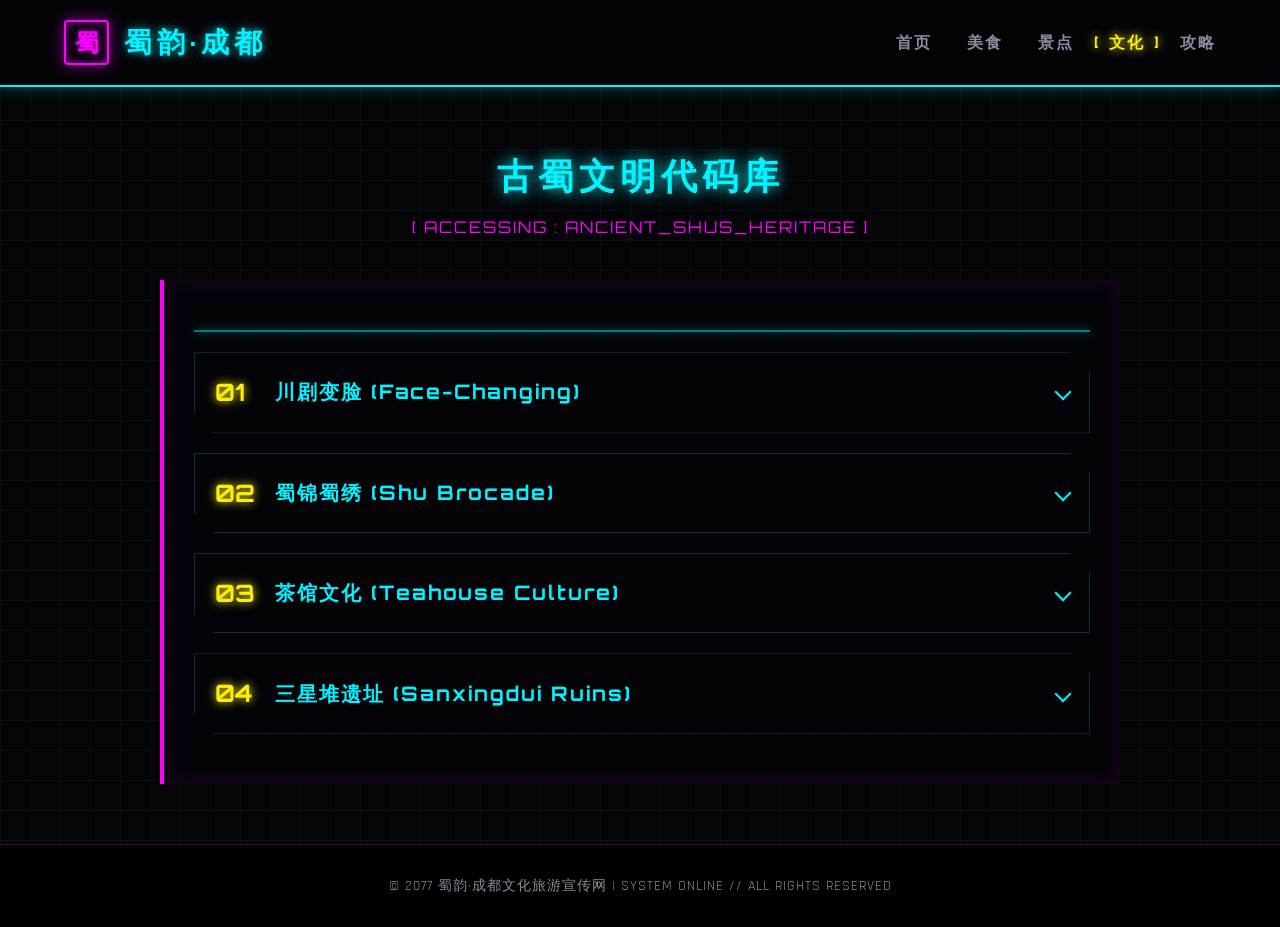
<file: culture.html>
<!DOCTYPE html>
<html lang="zh-CN">
<head>
    <meta charset="UTF-8">
    <meta name="viewport" content="width=device-width, initial-scale=1.0">
    <title>蜀韵·成都 | 文化数据库</title>
    <link rel="stylesheet" href="style.css">
</head>
<body>

    <!-- 页头区域 -->
    <header>
        <div class="logo-area">
            <div class="logo-icon">蜀</div>
            <h1>蜀韵·成都</h1>
        </div>
        <nav>
            <ul>
                <li><a href="index.html">首页</a></li>
                <li><a href="food.html">美食</a></li>
                <li><a href="sights.html">景点</a></li>
                <!-- 文化页面高亮 -->
                <li><a href="culture.html" class="active">文化</a></li>
                <li><a href="travel.html">攻略</a></li>
            </ul>
        </nav>
    </header>

    <!-- 页面主体：文化数据库 -->
    <main class="page-container">
        <h2 class="page-title">古蜀文明代码库</h2>
        <p class="page-subtitle">[ ACCESSING : ANCIENT_SHUS_HERITAGE ]</p>

        <div class="terminal-box">
            <div class="scan-line"></div>
            
            <!-- 文化项 1：川剧变脸 -->
            <details class="cyber-details">
                <summary>
                    <div class="details-index">01</div>
                    <h4 class="details-title">川剧变脸 (Face-Changing)</h4>
                    <div class="details-icon"></div>
                </summary>
                <div class="details-content">
                    <div class="details-image">
                        <img src="img/wh1.webp" alt="川剧变脸">
                    </div>
                    <div class="details-text">
                        <p>川剧是传统戏曲剧种之一，流行于四川东中部、重庆及贵州、云南部分地区。川剧变脸是川剧表演的特技之一，用于揭示剧中人物的内心及思想感情的变化，即把不可见、不可感的抽象的情绪和心理状态变成可见、可感的具体形象——脸谱。在瞬息之间切换面容，犹如赛博格进行物理形态的极速重载，是视觉与神秘主义的完美结合。</p>
                    </div>
                </div>
            </details>

            <!-- 文化项 2：蜀锦蜀绣 -->
            <details class="cyber-details">
                <summary>
                    <div class="details-index">02</div>
                    <h4 class="details-title">蜀锦蜀绣 (Shu Brocade)</h4>
                    <div class="details-icon"></div>
                </summary>
                <div class="details-content">
                    <div class="details-image">
                        <img src="img/wh2.webp" alt="蜀锦蜀绣">
                    </div>
                    <div class="details-text">
                        <p>蜀锦居中国四大名锦之首，是成都市的特产，中国国家地理标志产品。蜀绣又名“川绣”，与苏绣、湘绣、粤绣齐名，为中国四大名绣之一。经纬交错的丝线如同精密的光纤网络，传输着两千年来古蜀大地的美学数据，其针法严谨、针脚平齐、变化丰富、形象生动、富有立体感。</p>
                    </div>
                </div>
            </details>

            <!-- 文化项 3：茶馆文化 -->
            <details class="cyber-details">
                <summary>
                    <div class="details-index">03</div>
                    <h4 class="details-title">茶馆文化 (Teahouse Culture)</h4>
                    <div class="details-icon"></div>
                </summary>
                <div class="details-content">
                    <div class="details-image">
                        <img src="img/wh3.webp" alt="成都茶馆">
                    </div>
                    <div class="details-text">
                        <p>俗话说：“四川茶馆甲天下，成都茶馆甲四川。”成都的茶馆遍布大街小巷，是市民休闲、社交、信息交流的重要场所。盖碗茶的碰撞声是成都特有的低频白噪音。在这里，时间被按下暂停键，竹椅、矮桌、盖碗茶，泡出了成都人独有的“巴适”与闲适，是抵抗快节奏现代社会的慢生活防火墙。</p>
                    </div>
                </div>
            </details>

            <!-- 文化项 4：三星堆遗址 -->
            <details class="cyber-details">
                <summary>
                    <div class="details-index">04</div>
                    <h4 class="details-title">三星堆遗址 (Sanxingdui Ruins)</h4>
                    <div class="details-icon"></div>
                </summary>
                <div class="details-content">
                    <div class="details-image">
                        <img src="img/wh4.webp" alt="三星堆青铜面具">
                    </div>
                    <div class="details-text">
                        <p>三星堆古遗址位于四川省广汉市西北的鸭子河南岸，分布面积12平方千米，距今已有5000至3000年历史，是迄今在西南地区发现的范围最大、延续时间最长、文化内涵最丰富的古城、古国、古蜀文化遗址。青铜神树与纵目面具，仿佛是外星文明遗留在地球的远古科技终端，等待被重新激活。</p>
                    </div>
                </div>
            </details>

        </div>
    </main>

    <!-- 页脚区域 -->
    <footer>
        <p>© 2077 蜀韵·成都文化旅游宣传网 | SYSTEM ONLINE // ALL RIGHTS RESERVED</p>
    </footer>

    <!-- 新增：手风琴互斥逻辑（点击一项关闭其他项） -->
    <script>
        document.addEventListener('DOMContentLoaded', () => {
            // 获取所有的折叠面板
            const detailsElements = document.querySelectorAll('.cyber-details');
            
            detailsElements.forEach((targetDetail) => {
                // 监听每个面板的 toggle 事件
                targetDetail.addEventListener('toggle', () => {
                    // 如果当前面板被打开了
                    if (targetDetail.open) {
                        // 遍历所有面板，把除了当前面板以外的其他面板全部关闭
                        detailsElements.forEach((detail) => {
                            if (detail !== targetDetail) {
                                detail.removeAttribute('open');
                            }
                        });
                    }
                });
            });
        });
    </script>
</body>
</html>
</file>
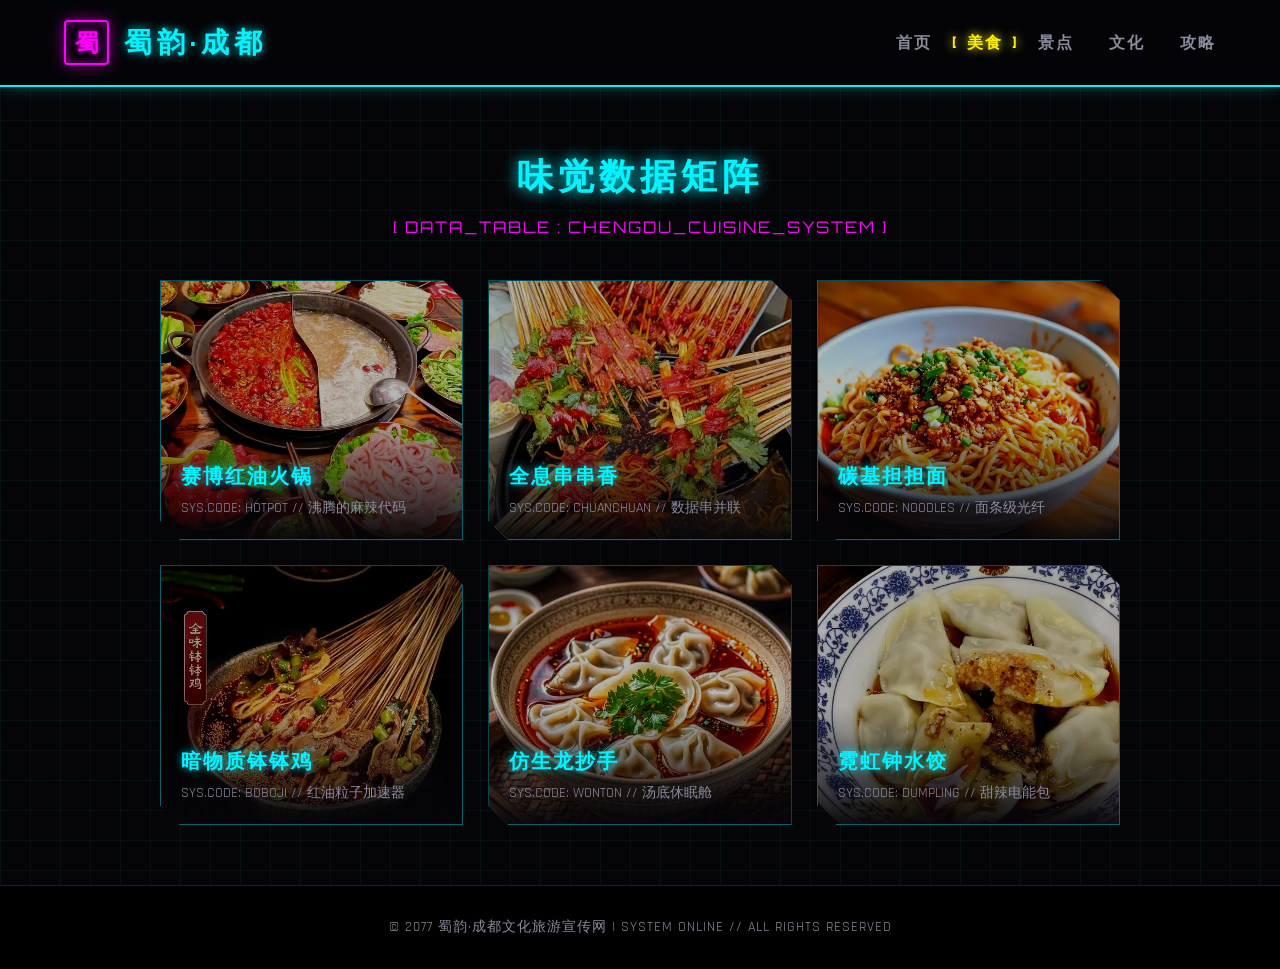
<file: food.html>
<!DOCTYPE html>
<html lang="zh-CN">

<head>
    <meta charset="UTF-8">
    <meta name="viewport" content="width=device-width, initial-scale=1.0">
    <title>蜀韵·成都 | 美食数据库</title>
    <link rel="stylesheet" href="style.css">
</head>

<body>

    <!-- 页头区域 -->
    <header>
        <div class="logo-area">
            <div class="logo-icon">蜀</div>
            <h1>蜀韵·成都</h1>
        </div>
        <nav>
            <ul>
                <li><a href="index.html">首页</a></li>
                <!-- 美食页面高亮 -->
                <li><a href="food.html" class="active">美食</a></li>
                <li><a href="sights.html">景点</a></li>
                <li><a href="culture.html">文化</a></li>
                <li><a href="travel.html">攻略</a></li>
            </ul>
        </nav>
    </header>

    <!-- 页面主体内容 -->
    <main class="page-container">
        <h2 class="page-title">味觉数据矩阵</h2>
        <p class="page-subtitle">[ DATA_TABLE : CHENGDU_CUISINE_SYSTEM ]</p>

        <!-- 美食图片墙 -->
        <div class="food-gallery">

            <!-- 美食卡片 1 -->
            <div class="food-card">
                <img src="img/food1.webp" alt="成都火锅">
                <div class="food-info">
                    <h3>赛博红油火锅</h3>
                    <p>SYS.CODE: HOTPOT // 沸腾的麻辣代码</p>
                </div>
            </div>

            <!-- 美食卡片 2 -->
            <div class="food-card">
                <img src="img/food2.webp" alt="串串香">
                <div class="food-info">
                    <h3>全息串串香</h3>
                    <p>SYS.CODE: CHUANCHUAN // 数据串并联</p>
                </div>
            </div>

            <!-- 美食卡片 3 -->
            <div class="food-card">
                <img src="img/food3.webp" />
                <div class="food-info">
                    <h3>碳基担担面</h3>
                    <p>SYS.CODE: NOODLES // 面条级光纤</p>
                </div>
            </div>

            <!-- 美食卡片 4 -->
            <div class="food-card">
                <img src="img/food4.webp" />
                <div class="food-info">
                    <h3>暗物质钵钵鸡</h3>
                    <p>SYS.CODE: BOBOJI // 红油粒子加速器</p>
                </div>
            </div>

            <!-- 美食卡片 5 -->
            <div class="food-card">
                <img src="img/food5.webp" />
                <div class="food-info">
                    <h3>仿生龙抄手</h3>
                    <p>SYS.CODE: WONTON // 汤底休眠舱</p>
                </div>
            </div>

            <!-- 美食卡片 6 -->
            <div class="food-card">
                <img src="img/food6.webp" />
                <div class="food-info">
                    <h3>霓虹钟水饺</h3>
                    <p>SYS.CODE: DUMPLING // 甜辣电能包</p>
                </div>
            </div>

        </div>
    </main>

    <!-- 页脚区域 -->
    <footer>
        <p>© 2077 蜀韵·成都文化旅游宣传网 | SYSTEM ONLINE // ALL RIGHTS RESERVED</p>
    </footer>

</body>

</html>
</file>
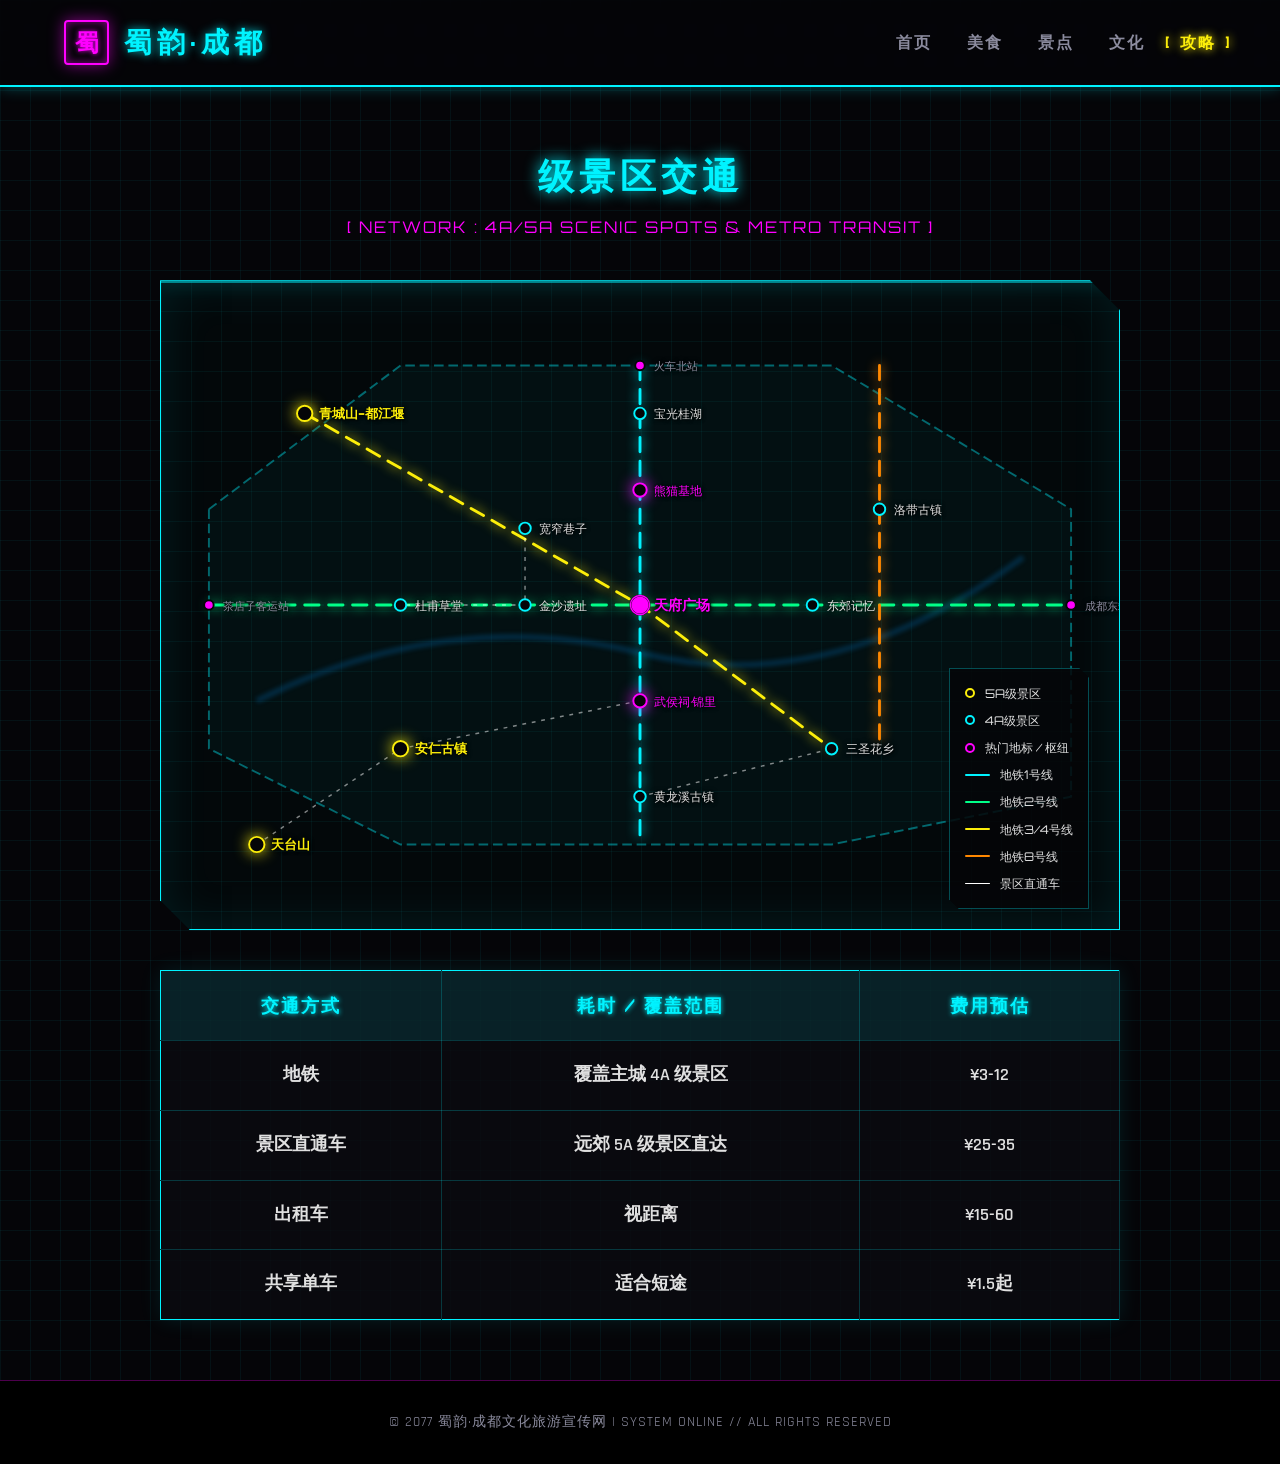
<file: travel.html>
<!DOCTYPE html>
<html lang="zh-CN">
<head>
    <meta charset="UTF-8">
    <meta name="viewport" content="width=device-width, initial-scale=1.0">
    <title>蜀韵·成都 | 4A/5A 交通矩阵</title>
    <link rel="stylesheet" href="style.css">
</head>
<body>
    <header>
        <div class="logo-area">
            <div class="logo-icon">蜀</div>
            <h1>蜀韵·成都</h1>
        </div>
        <nav>
            <ul>
                <li><a href="index.html">首页</a></li>
                <li><a href="food.html">美食</a></li>
                <li><a href="sights.html">景点</a></li>
                <li><a href="culture.html">文化</a></li>
                <li><a href="travel.html" class="active">攻略</a></li>
            </ul>
        </nav>
    </header>

    <main class="page-container">
        <h2 class="page-title">级景区交通</h2>
        <p class="page-subtitle">[ NETWORK : 4A/5A SCENIC SPOTS & METRO TRANSIT ]</p>

        <div class="map-svg-wrapper">
            <!-- 图例 -->
            <div class="map-legend">
                <div class="legend-item"><div class="legend-dot" style="border-color: var(--neon-yellow);"></div><span>5A级景区</span></div>
                <div class="legend-item"><div class="legend-dot" style="border-color: var(--neon-blue);"></div><span>4A级景区</span></div>
                <div class="legend-item"><div class="legend-dot" style="border-color: var(--neon-pink);"></div><span>热门地标 / 枢纽</span></div>
                <div class="legend-item"><div class="legend-line" style="background: var(--neon-blue);"></div><span>地铁1号线</span></div>
                <div class="legend-item"><div class="legend-line" style="background: #00ff88;"></div><span>地铁2号线</span></div>
                <div class="legend-item"><div class="legend-line" style="background: var(--neon-yellow);"></div><span>地铁3/4号线</span></div>
                <div class="legend-item"><div class="legend-line" style="background: #ff8800;"></div><span>地铁8号线</span></div>
                <div class="legend-item"><div class="legend-line" style="background: #ffffff; border-top: 1px dashed #fff; height: 0;"></div><span>景区直通车</span></div>
            </div>

            <!-- SVG 地图绘图区 1000x600 -->
            <svg class="map-svg" viewBox="0 0 1000 600" xmlns="http://www.w3.org/2000/svg">
                <!-- 地理底图 (网格与边界) -->
                <polygon class="city-boundary" points="50,200 250,50 700,50 950,200 950,500 700,550 250,550 50,450" />
                <path class="district-line" d="M 150,300 L 500,300 L 800,300" />
                <path class="district-line" d="M 500,100 L 500,500" />
                <path class="river" d="M 100,400 Q 300,300 500,350 T 900,250" />

                <!-- ================= 轨道网 (底层) ================= -->
                
                <!-- 地铁1号线 (天蓝色，南北中轴线) -->
                <!-- 路线从 (500,50) 直达 (500,550)，贯穿全部南北站点 -->
                <path class="metro-line m-line-1" d="M 500,50 L 500,550" />
                
                <!-- 地铁2号线 (绿色，东西横轴) -->
                <!-- 路线从 (50,300) 直达 (950,300)，贯穿东西 -->
                <path class="metro-line m-line-2" d="M 50,300 L 950,300" />
                
                <!-- 地铁3/4号线 (黄色，西北-东南斜线) -->
                <!-- 路线：青城山(150,100) -> 天府广场(500,300) -> 三圣花乡(700,450) -->
                <path class="metro-line m-line-3" d="M 150,100 L 500,300 L 700,450" />
                
                <!-- 地铁8号线 (橙色，东侧南北线) -->
                <path class="metro-line m-line-8" d="M 750,50 L 750,450" />

                <!-- ================= 景区直通车 (白色虚线) ================= -->
                <!-- 串联外围节点与主干道 -->
                <!-- 天台山(100,550) -> 安仁(250,450) -> 武侯祠(500,400) -->
                <path class="shuttle-line" d="M 100,550 L 250,450 L 500,400" />
                <!-- 宽窄巷子(380,220) -> 金沙遗址(380,300) -> 杜甫草堂(250,300) -->
                <path class="shuttle-line" d="M 380,220 L 380,300 L 250,300" />
                <!-- 黄龙溪(500,500) -> 三圣花乡(700,450) -->
                <path class="shuttle-line" d="M 500,500 L 700,450" />


                <!-- ================= 节点层 (中层) ================= -->

                <!-- 1. 核心地标：天府广场 (换乘枢纽) -->
                <circle cx="500" cy="300" r="10" class="scenic-node node-transit" />
                <circle cx="500" cy="300" r="10" class="pulse-ring pr-pink" />
                <text x="515" y="305" class="node-label label-hot" style="font-size:15px; font-weight:bold;">天府广场</text>

                <!-- 2. 5A级景区 (金色) -->
                <circle cx="150" cy="100" r="8" class="scenic-node node-5a" />
                <text x="165" y="105" class="node-label label-5a">青城山-都江堰</text>

                <circle cx="250" cy="450" r="8" class="scenic-node node-5a" />
                <text x="265" y="455" class="node-label label-5a">安仁古镇</text>

                <circle cx="100" cy="550" r="8" class="scenic-node node-5a" />
                <text x="115" y="555" class="node-label label-5a">天台山</text>

                <!-- 3. 4A级及热门景区 (蓝/粉色) -->
                <!-- 北部 -->
                <circle cx="500" cy="100" r="6" class="scenic-node node-4a" />
                <text x="515" y="105" class="node-label">宝光桂湖</text>

                <circle cx="500" cy="180" r="7" class="scenic-node node-hot" />
                <text x="515" y="185" class="node-label label-hot">熊猫基地</text>

                <!-- 西部 -->
                <circle cx="380" cy="220" r="6" class="scenic-node node-4a" />
                <text x="395" y="225" class="node-label">宽窄巷子</text>

                <circle cx="250" cy="300" r="6" class="scenic-node node-4a" />
                <text x="265" y="305" class="node-label">杜甫草堂</text>

                <circle cx="380" cy="300" r="6" class="scenic-node node-4a" />
                <text x="395" y="305" class="node-label">金沙遗址</text>

                <!-- 南部 -->
                <circle cx="500" cy="400" r="7" class="scenic-node node-hot" />
                <text x="515" y="405" class="node-label label-hot">武侯祠·锦里</text>

                <circle cx="500" cy="500" r="6" class="scenic-node node-4a" />
                <text x="515" y="505" class="node-label">黄龙溪古镇</text>

                <!-- 东部 -->
                <circle cx="680" cy="300" r="6" class="scenic-node node-4a" />
                <text x="695" y="305" class="node-label">东郊记忆</text>

                <circle cx="750" cy="200" r="6" class="scenic-node node-4a" />
                <text x="765" y="205" class="node-label">洛带古镇</text>

                <circle cx="700" cy="450" r="6" class="scenic-node node-4a" />
                <text x="715" y="455" class="node-label">三圣花乡</text>

                <!-- 4. 交通枢纽 (粉色小点) -->
                <circle cx="50" cy="300" r="5" class="scenic-node node-transit" />
                <text x="65" y="305" class="node-label label-hub">茶店子客运站</text>

                <circle cx="500" cy="50" r="5" class="scenic-node node-transit" />
                <text x="515" y="55" class="node-label label-hub">火车北站</text>

                <circle cx="950" cy="300" r="5" class="scenic-node node-transit" />
                <text x="965" y="305" class="node-label label-hub">成都东站</text>
            </svg>
        </div>

        <table class="modern-table">
            <thead>
                <tr>
                    <th>交通方式</th>
                    <th>耗时 / 覆盖范围</th>
                    <th>费用预估</th>
                </tr>
            </thead>
            <tbody>
                <tr>
                    <td>地铁</td>
                    <td>覆盖主城 4A 级景区</td>
                    <td>¥3-12</td>
                </tr>
                <tr>
                    <td>景区直通车</td>
                    <td>远郊 5A 级景区直达</td>
                    <td>¥25-35</td>
                </tr>
                <tr>
                    <td>出租车</td>
                    <td>视距离</td>
                    <td>¥15-60</td>
                </tr>
                <tr>
                    <td>共享单车</td>
                    <td>适合短途</td>
                    <td>¥1.5起</td>
                </tr>
            </tbody>
        </table>
    </main>

    <footer>
        <p>© 2077 蜀韵·成都文化旅游宣传网 | SYSTEM ONLINE // ALL RIGHTS RESERVED</p>
    </footer>
</body>
</html>
</file>
<file: style.css>
/* ================= 引入科技感字体 ================= */
@import url('https://fonts.googleapis.com/css2?family=Orbitron:wght@400;700&family=Rajdhani:wght@400;600&display=swap');

/* ================= 全局重置与变量定义 ================= */
:root {
    --neon-blue: #00f3ff;    /* 赛博蓝 */
    --neon-pink: #ff00ff;    /* 霓虹粉 */
    --neon-yellow: #fcee0a;  /* 赛博黄 */
    --bg-dark: #050508;      /* 暗黑背景 */
    --bg-panel: rgba(10, 10, 15, 0.85); /* 半透明面板 */
    --text-main: #e0e0e0;    /* 主文字色 */
    --text-dim: #8b8b9e;     /* 暗文字色 */
    --font-tech: 'Orbitron', 'Rajdhani', sans-serif;
}

* {
    margin: 0;
    padding: 0;
    box-sizing: border-box;
}

body {
    background-color: var(--bg-dark);
    /* 赛博朋克经典透视网格背景 */
    background-image: 
        linear-gradient(rgba(0, 243, 255, 0.05) 1px, transparent 1px),
        linear-gradient(90deg, rgba(0, 243, 255, 0.05) 1px, transparent 1px);
    background-size: 30px 30px;
    color: var(--text-main);
    font-family: var(--font-tech);
    line-height: 1.6;
    overflow-x: hidden;
}

/* ================= 页头 Header ================= */
header {
    display: flex;
    justify-content: space-between;
    align-items: center;
    padding: 20px 5%;
    background-color: rgba(5, 5, 8, 0.9);
    border-bottom: 2px solid var(--neon-blue);
    box-shadow: 0 0 15px rgba(0, 243, 255, 0.3);
    position: sticky;
    top: 0;
    z-index: 1000;
    backdrop-filter: blur(5px);
}

.logo-area {
    display: flex;
    align-items: center;
    gap: 15px;
}

.logo-icon {
    width: 45px;
    height: 45px;
    background-color: transparent;
    border: 2px solid var(--neon-pink);
    color: var(--neon-pink);
    border-radius: 4px;
    display: flex;
    justify-content: center;
    align-items: center;
    font-size: 24px;
    font-weight: bold;
    box-shadow: inset 0 0 10px rgba(255, 0, 255, 0.5), 0 0 15px rgba(255, 0, 255, 0.5);
    text-shadow: 0 0 5px var(--neon-pink);
}

h1 {
    font-size: 28px;
    letter-spacing: 5px;
    color: var(--neon-blue);
    text-shadow: 0 0 10px rgba(0, 243, 255, 0.8);
}

nav ul {
    display: flex;
    list-style: none;
    gap: 35px;
}

nav a {
    text-decoration: none;
    color: var(--text-dim);
    font-size: 16px;
    font-weight: 600;
    letter-spacing: 2px;
    transition: all 0.3s ease;
    position: relative;
}

nav a:hover, 
nav a.active {
    color: var(--neon-yellow);
    text-shadow: 0 0 10px var(--neon-yellow);
}

nav a::before {
    content: '[';
    position: absolute;
    left: -15px;
    opacity: 0;
    transition: 0.3s;
    color: var(--neon-yellow);
}
nav a::after {
    content: ']';
    position: absolute;
    right: -15px;
    opacity: 0;
    transition: 0.3s;
    color: var(--neon-yellow);
}

nav a:hover::before, nav a:hover::after,
nav a.active::before, nav a.active::after {
    opacity: 1;
}

/* ================= 页脚 Footer ================= */
footer {
    text-align: center;
    padding: 30px;
    background-color: #000;
    border-top: 1px solid rgba(255, 0, 255, 0.3);
    color: var(--text-dim);
    font-family: 'Rajdhani', sans-serif;
    font-size: 14px;
    letter-spacing: 1px;
    margin-top: 50px;
}

/* ================= 通用页面容器 ================= */
.page-container {
    max-width: 1000px;
    margin: 60px auto;
    padding: 0 20px;
}

.page-title {
    color: var(--neon-blue);
    font-size: 36px;
    text-align: center;
    margin-bottom: 10px;
    letter-spacing: 5px;
    text-shadow: 0 0 15px var(--neon-blue);
}

.page-subtitle {
    text-align: center;
    color: var(--neon-pink);
    margin-bottom: 40px;
    letter-spacing: 2px;
}

/* ================= 首页 (index.html) ================= */
.banner {
    height: 75vh; 
    position: relative;
    overflow: hidden;
    border-bottom: 2px solid var(--neon-blue);
}

.slider {
    position: absolute;
    top: 0; left: 0; width: 100%; height: 100%;
    background-size: cover;
    background-position: center;
    opacity: 0;
    filter: contrast(1.1);
    animation: fadeAnimation 16s infinite; /* 修改为4张图，总共16秒 */
}

/* 修复了图片路径和轮播延迟逻辑 */
.slide1 { background-image: linear-gradient(rgba(5, 5, 8, 0.3), rgba(5, 5, 8, 0.7)), url('img/cdd1.webp'); animation-delay: 0s; }
.slide2 { background-image: linear-gradient(rgba(5, 5, 8, 0.3), rgba(5, 5, 8, 0.7)), url('img/cdd2.webp'); animation-delay: 4s; }
.slide3 { background-image: linear-gradient(rgba(5, 5, 8, 0.3), rgba(5, 5, 8, 0.7)), url('img/cdd3.webp'); animation-delay: 8s; }
.slide4 { background-image: linear-gradient(rgba(5, 5, 8, 0.3), rgba(5, 5, 8, 0.7)), url('img/cdd4.webp'); animation-delay: 12s; }

@keyframes fadeAnimation {
    0% { opacity: 0; transform: scale(1.02); }
    4% { opacity: 1; }
    25% { opacity: 1; transform: scale(1); }
    29% { opacity: 0; }
    100% { opacity: 0; }
}

.banner-text {
    position: absolute;
    top: 45%; 
    left: 50%;
    transform: translate(-50%, -50%);
    text-align: center;
    width: 100%;
    z-index: 10;
}

.banner-text h2 {
    font-size: 60px;
    color: #fff;
    letter-spacing: 8px;
    margin-bottom: 20px;
    position: relative;
    text-shadow: 0 0 10px var(--neon-blue), 0 0 20px var(--neon-blue);
    animation: glitch 3s infinite;
}

@keyframes glitch {
    0% { text-shadow: 2px 0 var(--neon-pink), -2px 0 var(--neon-blue); }
    10% { text-shadow: -2px 0 var(--neon-pink), 2px 0 var(--neon-blue); }
    20% { text-shadow: 2px 0 var(--neon-pink), -2px 0 var(--neon-blue); }
    30% { text-shadow: 0 0 10px var(--neon-blue); }
    100% { text-shadow: 0 0 10px var(--neon-blue); }
}

.banner-text p {
    font-size: 22px;
    color: var(--neon-yellow);
    letter-spacing: 3px;
    text-shadow: 0 0 8px rgba(252, 238, 10, 0.6);
}

/* 首页媒体面板 */
.content-section {
    max-width: 1000px;
    margin: 60px auto; 
    background: var(--bg-panel);
    padding: 40px;
    position: relative;
    z-index: 10;
    clip-path: polygon(0 0, calc(100% - 30px) 0, 100% 30px, 100% 100%, 30px 100%, 0 calc(100% - 30px));
    border: 1px solid rgba(0, 243, 255, 0.3);
    box-shadow: 0 0 30px rgba(0, 243, 255, 0.1);
}

.content-section::after {
    content: '';
    position: absolute;
    top: 0; left: 0; width: 100%; height: 100%;
    background: linear-gradient(rgba(0,0,0,0) 50%, rgba(0, 243, 255, 0.05) 50%);
    background-size: 100% 4px;
    pointer-events: none;
}

.video-wrapper {
    width: 100%;
    margin-bottom: 30px;
    border: 2px solid var(--neon-pink);
    box-shadow: 0 0 15px rgba(255, 0, 255, 0.4);
}

video { width: 100%; display: block; }

.audio-wrapper {
    margin-bottom: 40px;
    background: rgba(0, 243, 255, 0.05);
    border: 1px dashed rgba(0, 243, 255, 0.5);
    padding: 15px 20px;
    border-radius: 4px;
    clip-path: polygon(0 0, calc(100% - 15px) 0, 100% 15px, 100% 100%, 15px 100%, 0 calc(100% - 15px));
}

.audio-title {
    color: var(--neon-blue);
    font-size: 14px;
    letter-spacing: 2px;
    margin-bottom: 15px;
    display: flex;
    align-items: center;
    font-weight: bold;
}

.blink-dot {
    display: inline-block;
    width: 8px;
    height: 8px;
    background-color: var(--neon-blue);
    border-radius: 50%;
    margin-right: 10px;
    box-shadow: 0 0 8px var(--neon-blue);
    animation: blink 1s infinite alternate;
}

@keyframes blink {
    0% { opacity: 1; }
    100% { opacity: 0.2; }
}

.audio-wrapper audio {
    width: 100%;
    height: 40px;
    outline: none;
    filter: invert(100%) hue-rotate(180deg) brightness(1.5) contrast(1.2);
}

.intro-text h3 {
    color: var(--neon-blue);
    font-size: 28px;
    margin-bottom: 20px;
    text-align: center;
    letter-spacing: 4px;
    text-shadow: 0 0 10px rgba(0, 243, 255, 0.5);
}

.intro-text p {
    color: var(--text-main);
    font-family: 'Rajdhani', sans-serif;
    font-size: 18px;
    line-height: 2;
    text-indent: 2em;
    text-align: justify;
}

/* ================= 美食页 (food.html) ================= */
.food-gallery {
    display: grid;
    grid-template-columns: repeat(auto-fit, minmax(280px, 1fr));
    gap: 25px;
    margin-top: 40px;
}

.food-card {
    position: relative;
    height: 260px;
    overflow: hidden;
    border: 1px solid rgba(0, 243, 255, 0.4);
    clip-path: polygon(0 0, calc(100% - 20px) 0, 100% 20px, 100% 100%, 20px 100%, 0 calc(100% - 20px));
    cursor: pointer;
    transition: all 0.4s ease;
}

.food-card img {
    width: 100%;
    height: 100%;
    object-fit: cover;
    transition: transform 0.5s ease;
    filter: brightness(0.7) contrast(1.1); 
}

.food-card .food-info {
    position: absolute;
    bottom: 0;
    left: 0;
    width: 100%;
    padding: 40px 20px 20px;
    background: linear-gradient(to top, rgba(5, 5, 8, 0.95), transparent);
    box-sizing: border-box;
}

.food-info h3 {
    color: var(--neon-blue);
    font-size: 20px;
    margin-bottom: 5px;
    letter-spacing: 2px;
    text-shadow: 0 0 8px rgba(0, 243, 255, 0.8);
}

.food-info p {
    color: var(--text-dim);
    font-size: 14px;
    font-family: 'Rajdhani', sans-serif;
}

.food-card:hover { border-color: var(--neon-pink); box-shadow: 0 0 20px rgba(255, 0, 255, 0.4); }
.food-card:hover img { transform: scale(1.1); filter: brightness(1) contrast(1.2); }
.food-card:hover .food-info h3 { color: var(--neon-yellow); text-shadow: 0 0 10px var(--neon-yellow); }

/* ================= 景点页 (sights.html) ================= */
.grid-container {
    display: grid;
    grid-template-columns: repeat(auto-fit, minmax(300px, 1fr));
    gap: 30px;
    margin-top: 40px;
}

/* 整合了卡片样式，去除了冲突与多余代码 */
.spot-card {
    background: rgba(10, 10, 15, 0.8);
    border: 1px solid rgba(0, 243, 255, 0.3);
    position: relative;
    transition: all 0.3s ease;
    clip-path: polygon(0 0, calc(100% - 20px) 0, 100% 20px, 100% 100%, 20px 100%, 0 calc(100% - 20px));
    cursor: pointer;
    display: flex;
    flex-direction: column;
    padding: 0; /* 图片贴边 */
}

.spot-card:hover {
    border-color: var(--neon-pink);
    box-shadow: 0 0 20px rgba(255, 0, 255, 0.3);
    transform: translateY(-5px);
}

/* 增加悬停提示 */
.spot-card::after {
    content: '[ CLICK TO SCAN ]';
    position: absolute;
    top: 20px;
    right: 20px;
    color: var(--neon-yellow);
    font-size: 12px;
    font-family: var(--font-tech);
    opacity: 0;
    transition: opacity 0.3s;
}
.spot-card:hover::after { opacity: 1; }

.card-img {
    width: 100%;
    height: 180px;
    min-height: 180px; /* 防图片加载失败导致塌陷 */
    object-fit: cover;
    border-bottom: 1px solid rgba(0, 243, 255, 0.3);
    filter: brightness(0.8) contrast(1.1);
    transition: filter 0.3s, transform 0.3s;
}
.spot-card:hover .card-img {
    filter: brightness(1.1) contrast(1.2);
    transform: scale(1.02);
}

.spot-card h3 {
    color: var(--neon-blue);
    font-size: 22px;
    margin: 20px 20px 10px;
    border-bottom: 1px dashed rgba(0, 243, 255, 0.3);
    padding-bottom: 10px;
    text-shadow: 0 0 8px rgba(0, 243, 255, 0.5);
}

.spot-card p {
    color: var(--text-dim);
    font-family: 'Rajdhani', sans-serif;
    font-size: 16px;
    line-height: 1.8;
    margin: 0 20px 20px;
    flex-grow: 1;
}

/* 全息灯箱 (Modal) */
.cyber-modal {
    display: none;
    position: fixed;
    top: 0; left: 0; width: 100%; height: 100%;
    background-color: rgba(5, 5, 8, 0.95);
    z-index: 9999;
    justify-content: center;
    align-items: center;
    backdrop-filter: blur(8px);
    opacity: 0;
    transition: opacity 0.3s ease;
}

.cyber-modal.show {
    display: flex;
    opacity: 1;
}

.cyber-modal img {
    max-width: 85%;
    max-height: 85%;
    object-fit: contain;
    border: 2px solid var(--neon-blue);
    box-shadow: 0 0 30px rgba(0, 243, 255, 0.4), inset 0 0 20px rgba(0, 243, 255, 0.2);
    clip-path: polygon(0 0, calc(100% - 30px) 0, 100% 30px, 100% 100%, 30px 100%, 0 calc(100% - 30px));
    cursor: pointer;
    transform: scale(0.9);
    transition: transform 0.3s cubic-bezier(0.175, 0.885, 0.32, 1.275);
}

.cyber-modal.show img {
    transform: scale(1);
}

.cyber-modal .modal-hint {
    position: absolute;
    bottom: 30px;
    color: var(--neon-pink);
    font-family: var(--font-tech);
    font-size: 14px;
    letter-spacing: 2px;
    animation: blink 1.5s infinite alternate;
}

/* ================= 文化页 (culture.html) ================= */
.terminal-box {
    background: rgba(5, 5, 8, 0.9);
    border-left: 4px solid var(--neon-pink);
    padding: 30px;
    margin-top: 40px;
    box-shadow: inset 0 0 20px rgba(255, 0, 255, 0.1);
}

.cyber-details {
    background: rgba(5, 5, 8, 0.9);
    border: 1px solid rgba(0, 243, 255, 0.2);
    margin-bottom: 20px;
    clip-path: polygon(0 0, calc(100% - 20px) 0, 100% 20px, 100% 100%, 20px 100%, 0 calc(100% - 20px));
    transition: all 0.3s ease;
    overflow: hidden;
}

.cyber-details:hover {
    border-color: var(--neon-blue);
    box-shadow: 0 0 15px rgba(0, 243, 255, 0.2);
}

.cyber-details[open] {
    border-color: var(--neon-pink);
    box-shadow: 0 0 20px rgba(255, 0, 255, 0.3);
}

.cyber-details summary {
    display: flex;
    align-items: center;
    padding: 20px;
    cursor: pointer;
    list-style: none;
    outline: none;
}

.cyber-details summary::-webkit-details-marker { display: none; }

.details-index {
    color: var(--neon-yellow);
    font-size: 24px;
    font-weight: bold;
    margin-right: 20px;
    width: 40px;
    text-shadow: 0 0 10px var(--neon-yellow);
}

.details-title {
    color: var(--neon-blue);
    font-size: 20px;
    letter-spacing: 2px;
    flex-grow: 1;
    transition: color 0.3s;
    margin: 0;
}

.cyber-details[open] .details-title {
    color: var(--neon-pink);
    text-shadow: 0 0 8px var(--neon-pink);
}

.details-icon {
    width: 12px;
    height: 12px;
    border-right: 2px solid var(--neon-blue);
    border-bottom: 2px solid var(--neon-blue);
    transform: rotate(45deg);
    transition: transform 0.3s;
}

.cyber-details[open] .details-icon {
    transform: rotate(-135deg);
    border-color: var(--neon-pink);
}

.details-content {
    display: flex;
    padding: 20px;
    border-top: 1px dashed rgba(0, 243, 255, 0.3);
    background: rgba(0, 0, 0, 0.5);
    gap: 20px;
    animation: fadeIn 0.5s ease-in-out;
}

@keyframes fadeIn {
    from { opacity: 0; transform: translateY(-10px); }
    to { opacity: 1; transform: translateY(0); }
}

.details-image {
    flex: 0 0 40%;
    height: 200px;
    border: 1px solid var(--neon-blue);
    overflow: hidden;
    position: relative;
}

.details-image img {
    width: 100%;
    height: 100%;
    object-fit: cover;
    filter: contrast(1.1) brightness(0.8);
    transition: transform 0.5s ease;
}

.cyber-details[open] .details-image:hover img {
    transform: scale(1.05);
}

.details-text {
    flex: 1;
    display: flex;
    flex-direction: column;
    justify-content: center;
}

.details-text p {
    color: var(--text-dim);
    font-family: 'Rajdhani', sans-serif;
    font-size: 16px;
    line-height: 1.8;
    margin: 0;
}

/* 文化页移动端适配 */
@media (max-width: 768px) {
    .details-content { flex-direction: column; }
    .details-image { flex: none; width: 100%; height: 150px; }
}

/* 终端扫描线动画 */
.scan-line {
    width: 100%;
    height: 2px;
    background: var(--neon-blue);
    box-shadow: 0 0 10px var(--neon-blue);
    margin: 20px 0;
    opacity: 0.5;
    animation: scan 4s linear infinite;
}

@keyframes scan {
    0% { transform: translateY(-100px); opacity: 0; }
    50% { opacity: 1; }
    100% { transform: translateY(200px); opacity: 0; }
}

/* ================= 攻略页 (travel.html) ================= */
.modern-table {
    width: 100%;
    border-collapse: collapse;
    background-color: rgba(10, 10, 15, 0.8);
    box-shadow: 0 0 20px rgba(0, 243, 255, 0.1);
    border: 1px solid var(--neon-blue);
    margin-top: 30px;
}

.modern-table th, 
.modern-table td {
    padding: 20px;
    text-align: center;
    border-bottom: 1px solid rgba(0, 243, 255, 0.2);
    border-right: 1px solid rgba(0, 243, 255, 0.2);
}

.modern-table th {
    background-color: rgba(0, 243, 255, 0.1);
    color: var(--neon-blue);
    font-weight: 700;
    font-size: 18px;
    letter-spacing: 2px;
    text-shadow: 0 0 5px var(--neon-blue);
}

.modern-table tr:last-child td { border-bottom: none; }

.modern-table td {
    color: var(--text-main);
    font-family: 'Rajdhani', sans-serif;
    font-size: 18px;
    font-weight: 600;
}

.modern-table tbody tr {
    transition: all 0.3s ease;
}
.modern-table tbody tr:hover {
    background-color: rgba(255, 0, 255, 0.1);
    box-shadow: inset 0 0 15px rgba(255, 0, 255, 0.2);
    transform: scale(1.01);
}

/* --- 全息 SVG 地图样式 (整合为最终唯一版本) --- */
.map-svg-wrapper {
    width: 100%;
    height: 650px; 
    position: relative;
    margin: 40px 0;
    background-color: #03080a;
    border: 1px solid var(--neon-blue);
    box-shadow: inset 0 0 50px rgba(0, 243, 255, 0.1), 0 0 20px rgba(0, 243, 255, 0.2);
    clip-path: polygon(0 0, calc(100% - 30px) 0, 100% 30px, 100% 100%, 30px 100%, 0 calc(100% - 30px));
    display: flex;
    justify-content: center;
    align-items: center;
    overflow: hidden;
}

.map-svg-wrapper::before {
    content: '';
    position: absolute;
    top: 0; left: 0; width: 100%; height: 100%;
    background-image: linear-gradient(rgba(0, 243, 255, 0.05) 1px, transparent 1px), linear-gradient(90deg, rgba(0, 243, 255, 0.05) 1px, transparent 1px);
    background-size: 30px 30px;
    pointer-events: none;
    z-index: 1;
}

.map-svg-wrapper::after {
    content: '';
    position: absolute;
    top: 0; left: 0; width: 100%; height: 2px;
    background: var(--neon-blue);
    box-shadow: 0 0 15px var(--neon-blue);
    opacity: 0.5;
    animation: radar-scan 5s linear infinite;
    z-index: 2;
}
@keyframes radar-scan { 0% { top: 0; } 100% { top: 100%; } }

.map-svg { width: 100%; height: 100%; position: relative; z-index: 3; }

/* 城市边界、区划与河流 */
.city-boundary {
    fill: rgba(0, 243, 255, 0.03);
    stroke: rgba(0, 243, 255, 0.4);
    stroke-width: 2;
    stroke-dasharray: 10 5;
}
.district-line {
    fill: none; stroke: rgba(0, 243, 255, 0.1); stroke-width: 1; stroke-dasharray: 4 4;
}
.river { 
    fill: none; stroke: rgba(0, 150, 255, 0.2); stroke-width: 6; filter: blur(2px); 
}

/* 交通线网 (地铁与直通车) */
.metro-line { fill: none; stroke-width: 3; stroke-linecap: round; }
.m-line-1 { stroke: var(--neon-blue); filter: drop-shadow(0 0 6px var(--neon-blue)); stroke-dasharray: 15 10; animation: flow 2s linear infinite; }
.m-line-2 { stroke: #00ff88; filter: drop-shadow(0 0 6px #00ff88); stroke-dasharray: 15 10; animation: flow 2s linear infinite reverse; }
.m-line-3 { stroke: var(--neon-yellow); filter: drop-shadow(0 0 6px var(--neon-yellow)); stroke-dasharray: 15 10; animation: flow 2s linear infinite; }
.m-line-4 { stroke: var(--neon-pink); filter: drop-shadow(0 0 6px var(--neon-pink)); stroke-dasharray: 15 10; animation: flow 2s linear infinite reverse; }
.m-line-8 { stroke: #ff8800; filter: drop-shadow(0 0 6px #ff8800); stroke-dasharray: 15 10; animation: flow 2s linear infinite; }

.shuttle-line { fill: none; stroke: #ffffff; stroke-width: 1.5; stroke-dasharray: 4 6; opacity: 0.5; animation: flow 3s linear infinite; }
@keyframes flow { 100% { stroke-dashoffset: -50; } }

/* 景区与站点节点 */
.scenic-node { stroke-width: 2; cursor: crosshair; transition: 0.3s; }
.node-5a { fill: #050508; stroke: var(--neon-yellow); filter: drop-shadow(0 0 8px var(--neon-yellow)); }
.node-4a { fill: #050508; stroke: var(--neon-blue); }
.node-hot { fill: #050508; stroke: var(--neon-pink); filter: drop-shadow(0 0 8px var(--neon-pink)); }
.node-transit { fill: var(--neon-pink); stroke: var(--bg-dark); }

.scenic-node:hover { fill: #fff; filter: drop-shadow(0 0 15px #fff); }

/* 脉冲动画与标签文字 */
.pulse-ring { fill: none; stroke-width: 1.5; animation: ring-pulse 2.5s ease-out infinite; transform-origin: center; }
.pr-gold { stroke: var(--neon-yellow); }
.pr-pink { stroke: var(--neon-pink); }
@keyframes ring-pulse { 0% { transform: scale(0.5); opacity: 1; } 100% { transform: scale(2.5); opacity: 0; } }

.node-label {
    fill: var(--text-main); font-size: 13px; font-family: var(--font-tech); pointer-events: none;
    text-shadow: 1px 1px 3px #000, 0 0 5px #000;
}
.label-5a { fill: var(--neon-yellow); font-weight: bold; font-size: 14px; }
.label-hot { fill: var(--neon-pink); }
.label-hub { fill: var(--text-dim); font-size: 11px; }

/* 地图图例 */
.map-legend {
    position: absolute; bottom: 20px; right: 30px; background: rgba(5, 5, 8, 0.85);
    border: 1px solid rgba(0, 243, 255, 0.3); padding: 15px; z-index: 10;
    clip-path: polygon(0 0, calc(100% - 10px) 0, 100% 10px, 100% 100%, 10px 100%, 0 calc(100% - 10px));
}
.legend-item { display: flex; align-items: center; gap: 10px; margin-bottom: 8px; color: var(--text-main); font-size: 12px; font-family: var(--font-tech); }
.legend-item:last-child { margin-bottom: 0; }
.legend-dot { width: 10px; height: 10px; border-radius: 50%; background: #050508; border: 2px solid; }
.legend-line { width: 25px; height: 2px; border-radius: 2px; }
</file>
